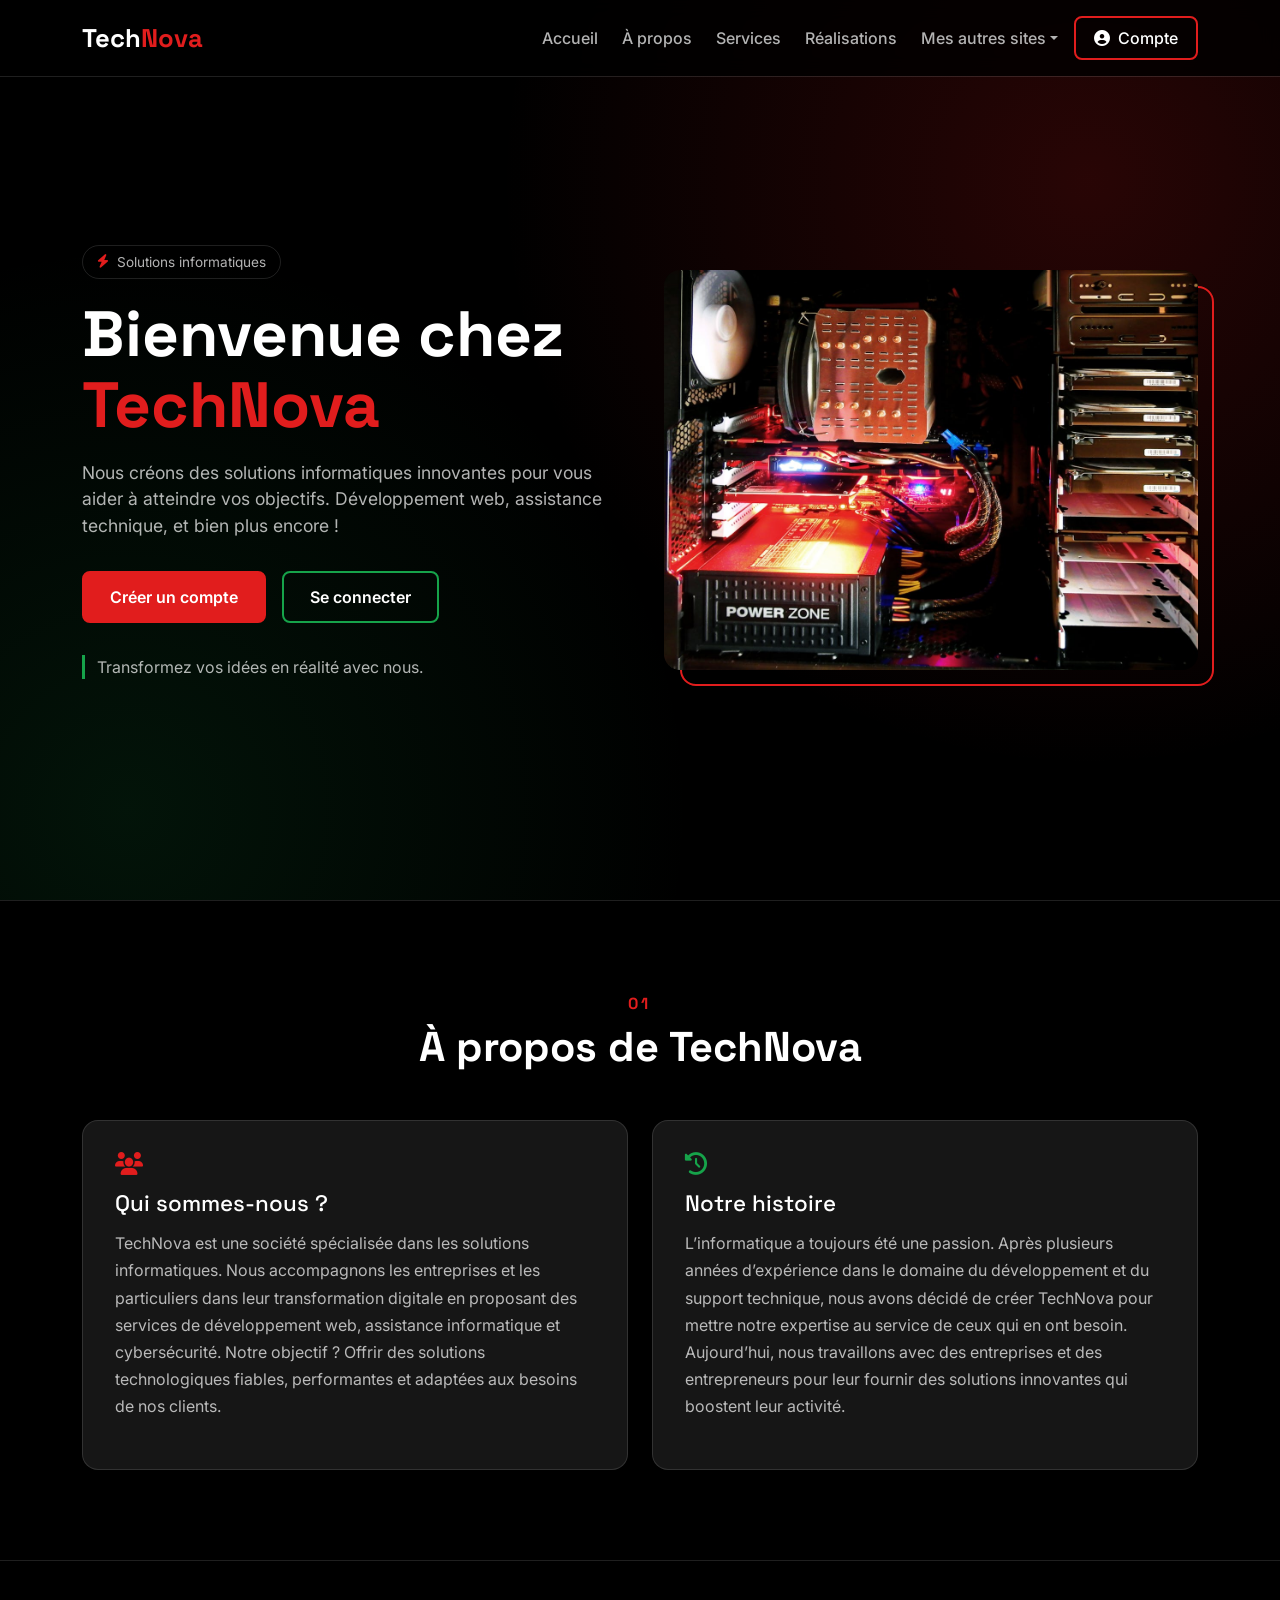
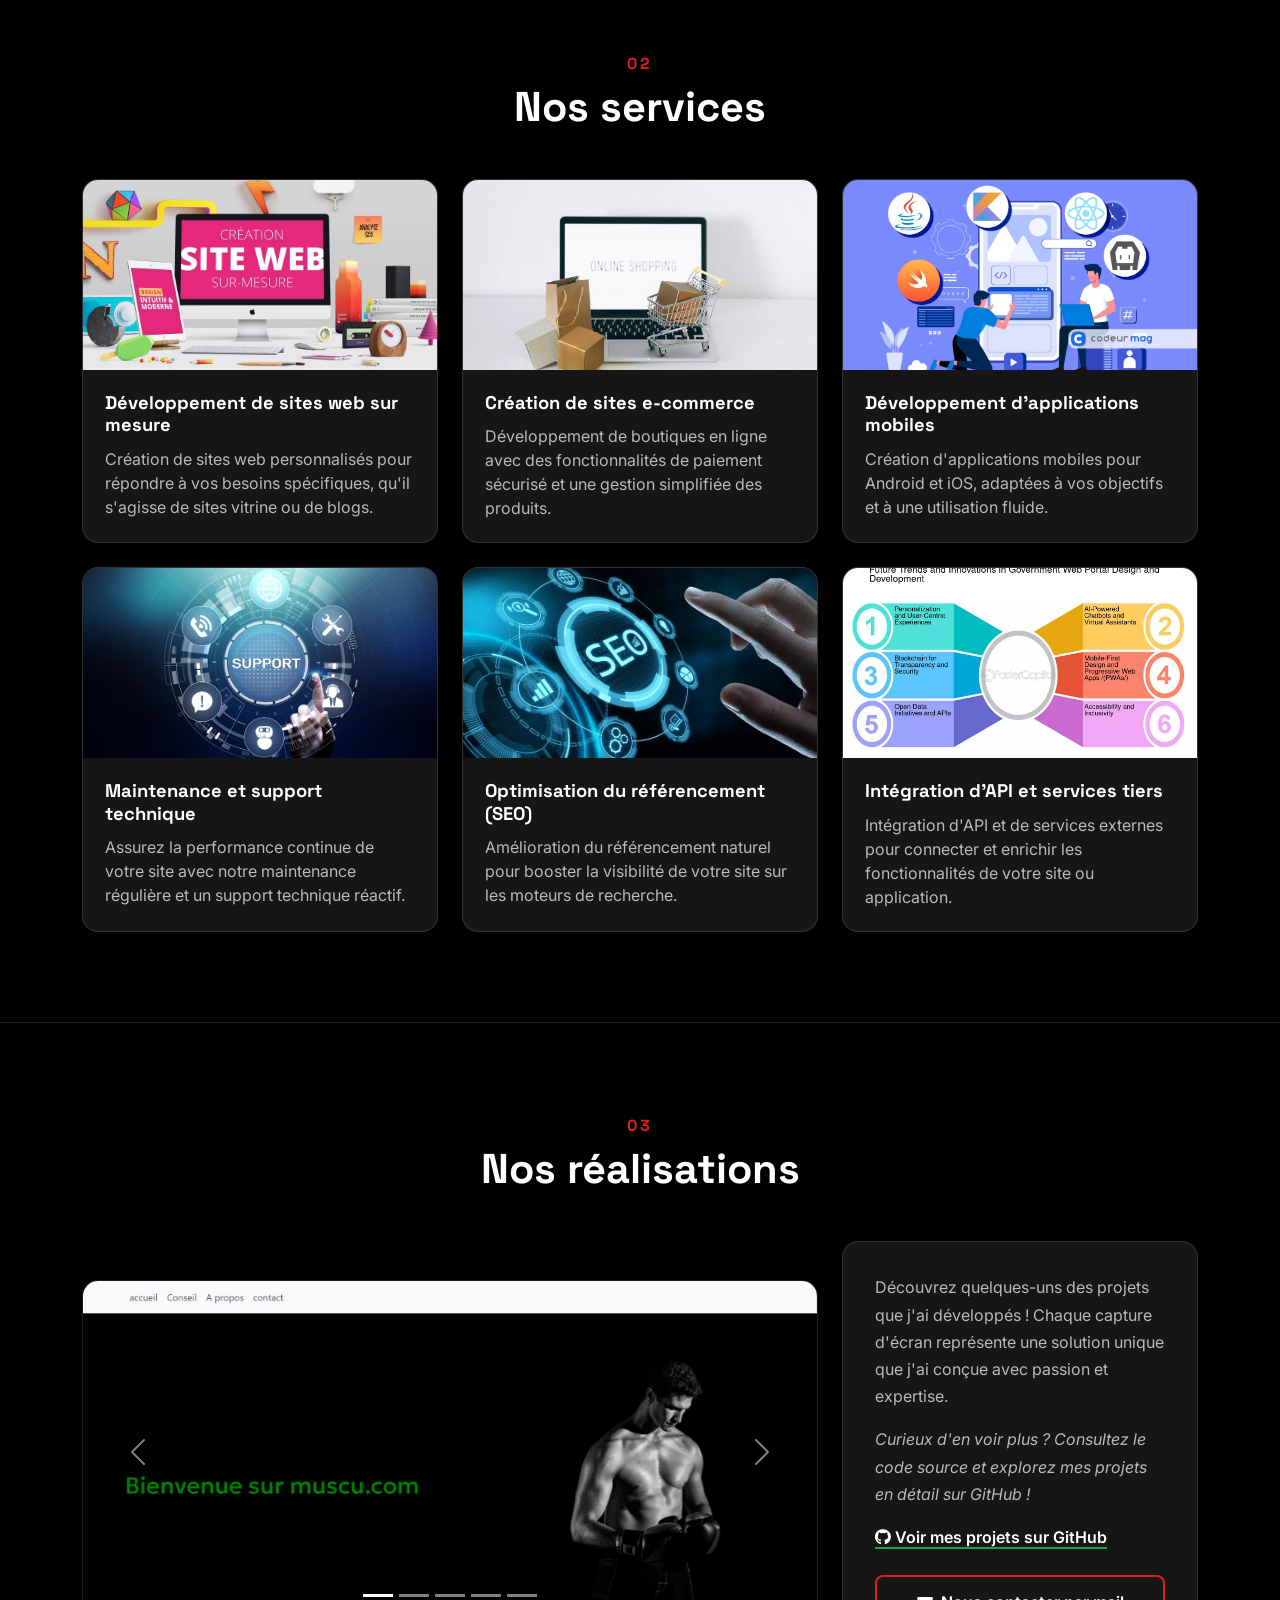
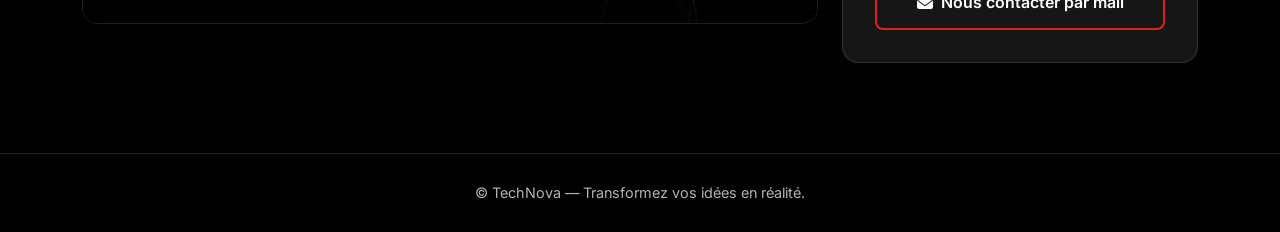
<file: index.html>
<!DOCTYPE html>
<html lang="fr">

<head>
    <meta charset="UTF-8">
    <meta name="viewport" content="width=device-width, initial-scale=1.0">
    <title>TechNova — Solutions informatiques</title>
    <link rel="stylesheet" href="https://cdnjs.cloudflare.com/ajax/libs/font-awesome/6.7.2/css/all.min.css"
        integrity="sha512-Evv84Mr4kqVGRNSgIGL/F/aIDqQb7xQ2vcrdIwxfjThSH8CSR7PBEakCr51Ck+w+/U6swU2Im1vVX0SVk9ABhg=="
        crossorigin="anonymous" referrerpolicy="no-referrer" />
    <link href="https://cdn.jsdelivr.net/npm/bootstrap@5.3.3/dist/css/bootstrap.min.css" rel="stylesheet"
        integrity="sha384-QWTKZyjpPEjISv5WaRU9OFeRpok6YctnYmDr5pNlyT2bRjXh0JMhjY6hW+ALEwIH" crossorigin="anonymous" />
    <link rel="preconnect" href="https://fonts.googleapis.com">
    <link rel="preconnect" href="https://fonts.gstatic.com" crossorigin>
    <link href="https://fonts.googleapis.com/css2?family=Inter:wght@400;500;600&family=Space+Grotesk:wght@500;700&display=swap" rel="stylesheet">
    <link rel="stylesheet" href="style.css">
</head>

<body>
    <!-- le st-navbar désigne le style sur la barre de navigation -->
    <nav class="st-navbar navbar navbar-expand-lg navbar-dark fixed-top">
        <div class="container">
            <!-- st-navbar-a style du lien du titre de l'entreprise -->
            <a class="st-navbar-a navbar-brand" href="#accueil">Tech<span>Nova</span></a>
            <button class="navbar-toggler" type="button" data-bs-toggle="offcanvas"
                data-bs-target="#offcanvasDarkNavbar" aria-controls="offcanvasDarkNavbar"
                aria-label="Ouvrir le menu">
                <span class="navbar-toggler-icon"></span>
            </button>
            <div class="offcanvas offcanvas-end text-bg-dark" tabindex="-1" id="offcanvasDarkNavbar"
                aria-labelledby="offcanvasDarkNavbarLabel">
                <div class="offcanvas-header">
                    <h5 class="offcanvas-title st-navbar-a" id="offcanvasDarkNavbarLabel">Tech<span>Nova</span></h5>
                    <button type="button" class="btn-close btn-close-white" data-bs-dismiss="offcanvas"
                        aria-label="Fermer"></button>
                </div>
                <div class="offcanvas-body">
                    <ul class="navbar-nav justify-content-end align-items-lg-center flex-grow-1 gap-lg-2">
                        <li class="nav-item"><a class="nav-link" href="#accueil">Accueil</a></li>
                        <li class="nav-item"><a class="nav-link" href="#propos">À propos</a></li>
                        <li class="nav-item"><a class="nav-link" href="#services">Services</a></li>
                        <li class="nav-item"><a class="nav-link" href="#realisations">Réalisations</a></li>
                        <li class="nav-item dropdown">
                            <a class="nav-link dropdown-toggle" href="#" role="button" data-bs-toggle="dropdown"
                                aria-expanded="false">Mes autres sites</a>
                            <ul class="dropdown-menu dropdown-menu-dark dropdown-menu-end">
                                <li><a class="dropdown-item" href="https://aboubakar2007.github.io/site-levage/">Site sur l'élevage</a></li>
                                <li><a class="dropdown-item" href="https://aboubakar2007.github.io/site-agriculture/">Site sur l'agriculture</a></li>
                                <li><hr class="dropdown-divider"></li>
                                <li><a class="dropdown-item" href="https://aboubakar2007.github.io/site-vente-d-article/">Site de vente d'articles</a></li>
                            </ul>
                        </li>
                        <li class="nav-item mt-3 mt-lg-0">
                            <a class="st-compte" href="form.html"><i class="fa-solid fa-circle-user"></i> Compte</a>
                        </li>
                    </ul>
                </div>
            </div>
        </div>
    </nav>

    <main>
        <!-- accueil -->
        <section id="accueil" class="home">
            <div class="container">
                <div class="row align-items-center g-4 g-lg-5">
                    <div class="col-lg-6 order-2 order-lg-1">
                        <span class="st-badge"><i class="fa-solid fa-bolt"></i> Solutions informatiques</span>
                        <h1 class="st-home-h1">Bienvenue chez <span>TechNova</span></h1>
                        <p class="st-home-p">Nous créons des solutions informatiques innovantes pour vous aider à
                            atteindre vos objectifs. Développement web, assistance technique, et bien plus encore !</p>
                        <div class="d-flex flex-wrap gap-3">
                            <a href="form.html" class="st-bouton1">Créer un compte</a>
                            <a href="form.html" class="st-bouton2">Se connecter</a>
                        </div>
                        <p class="st-txt">Transformez vos idées en réalité avec nous.</p>
                    </div>
                    <div class="col-lg-6 order-1 order-lg-2">
                        <div class="st-home-img">
                            <img src="./images/home/pexels-pixabay-159235.jpg" alt="Intérieur d'un ordinateur">
                        </div>
                    </div>
                </div>
            </div>
        </section>

        <!-- à propos -->
        <section id="propos" class="section">
            <div class="container">
                <div class="section-titre">
                    <span>01</span>
                    <h2>À propos de TechNova</h2>
                </div>
                <div class="row g-4">
                    <div class="col-md-6">
                        <div class="st-bloc">
                            <i class="fa-solid fa-users st-bloc-icone"></i>
                            <h3>Qui sommes-nous ?</h3>
                            <p>TechNova est une société spécialisée dans les solutions informatiques. Nous
                                accompagnons les entreprises et les particuliers dans leur transformation digitale en
                                proposant des services de développement web, assistance informatique et cybersécurité.
                                Notre objectif ? Offrir des solutions technologiques fiables, performantes et adaptées
                                aux besoins de nos clients.</p>
                        </div>
                    </div>
                    <div class="col-md-6">
                        <div class="st-bloc">
                            <i class="fa-solid fa-clock-rotate-left st-bloc-icone vert"></i>
                            <h3>Notre histoire</h3>
                            <p>L’informatique a toujours été une passion. Après plusieurs années d’expérience dans le
                                domaine du développement et du support technique, nous avons décidé de créer TechNova
                                pour mettre notre expertise au service de ceux qui en ont besoin. Aujourd’hui, nous
                                travaillons avec des entreprises et des entrepreneurs pour leur fournir des solutions
                                innovantes qui boostent leur activité.</p>
                        </div>
                    </div>
                </div>
            </div>
        </section>

        <!-- services -->
        <section id="services" class="section">
            <div class="container">
                <div class="section-titre">
                    <span>02</span>
                    <h2>Nos services</h2>
                </div>
                <div class="row g-4">
                    <div class="col-sm-6 col-lg-4">
                        <article class="st-card">
                            <img src="./images/service/940-site.webp" alt="Développement de sites web">
                            <div class="st-card-body">
                                <h3>Développement de sites web sur mesure</h3>
                                <p>Création de sites web personnalisés pour répondre à vos besoins spécifiques, qu'il
                                    s'agisse de sites vitrine ou de blogs.</p>
                            </div>
                        </article>
                    </div>
                    <div class="col-sm-6 col-lg-4">
                        <article class="st-card">
                            <img src="./images/service/pexels-n-voitkevich-6214474.jpg" alt="Sites e-commerce">
                            <div class="st-card-body">
                                <h3>Création de sites e-commerce</h3>
                                <p>Développement de boutiques en ligne avec des fonctionnalités de paiement sécurisé
                                    et une gestion simplifiée des produits.</p>
                            </div>
                        </article>
                    </div>
                    <div class="col-sm-6 col-lg-4">
                        <article class="st-card">
                            <img src="./images/service/developpement-mobile.jpg" alt="Applications mobiles">
                            <div class="st-card-body">
                                <h3>Développement d'applications mobiles</h3>
                                <p>Création d'applications mobiles pour Android et iOS, adaptées à vos objectifs et à
                                    une utilisation fluide.</p>
                            </div>
                        </article>
                    </div>
                    <div class="col-sm-6 col-lg-4">
                        <article class="st-card">
                            <img src="./images/service/Support.jpg" alt="Support technique">
                            <div class="st-card-body">
                                <h3>Maintenance et support technique</h3>
                                <p>Assurez la performance continue de votre site avec notre maintenance régulière et
                                    un support technique réactif.</p>
                            </div>
                        </article>
                    </div>
                    <div class="col-sm-6 col-lg-4">
                        <article class="st-card">
                            <img src="./images/service/optimisation-referencement.webp" alt="Référencement SEO">
                            <div class="st-card-body">
                                <h3>Optimisation du référencement (SEO)</h3>
                                <p>Amélioration du référencement naturel pour booster la visibilité de votre site sur
                                    les moteurs de recherche.</p>
                            </div>
                        </article>
                    </div>
                    <div class="col-sm-6 col-lg-4">
                        <article class="st-card">
                            <img src="./images/service/conception.webp.webp" alt="Intégration d'API">
                            <div class="st-card-body">
                                <h3>Intégration d'API et services tiers</h3>
                                <p>Intégration d'API et de services externes pour connecter et enrichir les
                                    fonctionnalités de votre site ou application.</p>
                            </div>
                        </article>
                    </div>
                </div>
            </div>
        </section>

        <!-- réalisations -->
        <section id="realisations" class="section">
            <div class="container">
                <div class="section-titre">
                    <span>03</span>
                    <h2>Nos réalisations</h2>
                </div>
                <div class="row g-4 align-items-center">
                    <div class="col-lg-8">
                        <div id="carouselRealisations" class="carousel slide st-carousel">
                            <div class="carousel-indicators">
                                <button type="button" data-bs-target="#carouselRealisations" data-bs-slide-to="0"
                                    class="active" aria-current="true" aria-label="Projet 1"></button>
                                <button type="button" data-bs-target="#carouselRealisations" data-bs-slide-to="1"
                                    aria-label="Projet 2"></button>
                                <button type="button" data-bs-target="#carouselRealisations" data-bs-slide-to="2"
                                    aria-label="Projet 3"></button>
                                <button type="button" data-bs-target="#carouselRealisations" data-bs-slide-to="3"
                                    aria-label="Projet 4"></button>
                                <button type="button" data-bs-target="#carouselRealisations" data-bs-slide-to="4"
                                    aria-label="Projet 5"></button>
                            </div>
                            <div class="carousel-inner">
                                <div class="carousel-item active">
                                    <img src="./images/réalisations/Capture d’écran 2025-03-30 150118.png"
                                        class="d-block w-100" alt="Capture d'un projet réalisé">
                                </div>
                                <div class="carousel-item">
                                    <img src="./images/réalisations/Capture d’écran 2025-03-30 150232.png"
                                        class="d-block w-100" alt="Capture d'un projet réalisé">
                                </div>
                                <div class="carousel-item">
                                    <img src="./images/réalisations/Capture d’écran 2025-03-30 150316.png"
                                        class="d-block w-100" alt="Capture d'un projet réalisé">
                                </div>
                                <div class="carousel-item">
                                    <img src="./images/réalisations/Capture d’écran 2025-03-30 150400.png"
                                        class="d-block w-100" alt="Capture d'un projet réalisé">
                                </div>
                                <div class="carousel-item">
                                    <img src="./images/réalisations/Capture d’écran 2025-03-30 150430.png"
                                        class="d-block w-100" alt="Capture d'un projet réalisé">
                                </div>
                            </div>
                            <button class="carousel-control-prev" type="button" data-bs-target="#carouselRealisations"
                                data-bs-slide="prev">
                                <span class="carousel-control-prev-icon" aria-hidden="true"></span>
                                <span class="visually-hidden">Précédent</span>
                            </button>
                            <button class="carousel-control-next" type="button" data-bs-target="#carouselRealisations"
                                data-bs-slide="next">
                                <span class="carousel-control-next-icon" aria-hidden="true"></span>
                                <span class="visually-hidden">Suivant</span>
                            </button>
                        </div>
                    </div>
                    <div class="col-lg-4">
                        <div class="st-bloc">
                            <p>Découvrez quelques-uns des projets que j'ai développés ! Chaque capture d'écran
                                représente une solution unique que j'ai conçue avec passion et expertise.</p>
                            <p class="fst-italic">Curieux d'en voir plus ? Consultez le code source et explorez mes
                                projets en détail sur GitHub !</p>
                            <a class="st-lien" href="https://github.com/aboubakar2007"><i class="fa-brands fa-github"></i>
                                Voir mes projets sur GitHub</a>
                            <button type="button" class="mm-btn mt-4" id="liveToastBtn">
                                <i class="fa-solid fa-envelope"></i> Nous contacter par mail</button>
                        </div>
                    </div>
                </div>
            </div>

            <div class="toast-container position-fixed bottom-0 end-0 p-3">
                <div id="liveToast" class="toast" role="alert" aria-live="assertive" aria-atomic="true">
                    <div class="toast-header">
                        <strong class="me-auto">TechNova</strong>
                        <small>à l'instant</small>
                        <button type="button" class="btn-close" data-bs-dismiss="toast" aria-label="Fermer"></button>
                    </div>
                    <div class="toast-body">
                        <a href="mailto:aboubakarnoursery@gmail.com">aboubakarnoursery@gmail.com</a>
                    </div>
                </div>
            </div>
        </section>
    </main>

    <footer class="st-footer">
        <div class="container">
            <p>© TechNova — Transformez vos idées en réalité.</p>
        </div>
    </footer>

    <script src="https://cdn.jsdelivr.net/npm/bootstrap@5.3.3/dist/js/bootstrap.bundle.min.js"
        integrity="sha384-YvpcrYf0tY3lHB60NNkmXc5s9fDVZLESaAA55NDzOxhy9GkcIdslK1eN7N6jIeHz" crossorigin="anonymous">
    </script>
    <script src="script.js"></script>
</body>

</html>
</file>
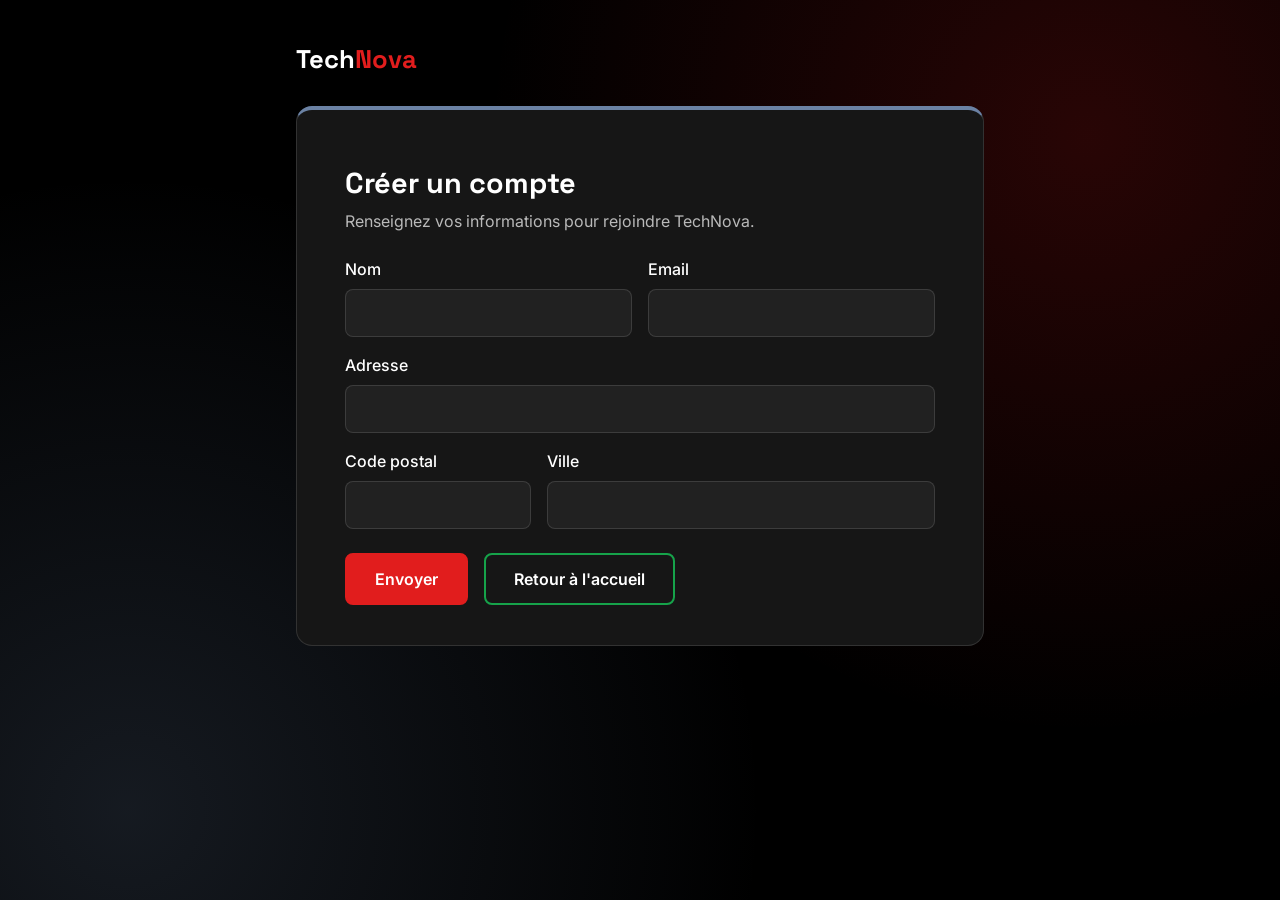
<file: form.html>
<!DOCTYPE html>
<html lang="fr">

<head>
    <meta charset="UTF-8" />
    <meta name="viewport" content="width=device-width, initial-scale=1.0" />
    <title>TechNova — Mon compte</title>
    <link href="https://cdn.jsdelivr.net/npm/bootstrap@5.3.3/dist/css/bootstrap.min.css" rel="stylesheet"
        integrity="sha384-QWTKZyjpPEjISv5WaRU9OFeRpok6YctnYmDr5pNlyT2bRjXh0JMhjY6hW+ALEwIH" crossorigin="anonymous" />
    <link rel="preconnect" href="https://fonts.googleapis.com">
    <link rel="preconnect" href="https://fonts.gstatic.com" crossorigin>
    <link href="https://fonts.googleapis.com/css2?family=Inter:wght@400;500;600&family=Space+Grotesk:wght@500;700&display=swap" rel="stylesheet">
    <link rel="stylesheet" href="form.css">
</head>

<body>
    <main class="form-page">
        <a class="form-logo" href="index.html">Tech<span>Nova</span></a>

        <form action="" class="form-carte row g-3">
            <div class="col-12">
                <h1>Créer un compte</h1>
                <p class="form-sous-titre">Renseignez vos informations pour rejoindre TechNova.</p>
            </div>
            <div class="col-md-6">
                <label class="form-label" for="name">Nom</label>
                <input class="form-control" type="text" name="name" id="name" autocomplete="name">
            </div>
            <div class="col-md-6">
                <label class="form-label" for="email">Email</label>
                <input class="form-control" type="email" name="email" id="email" autocomplete="email">
            </div>
            <div class="col-12">
                <label class="form-label" for="adresse">Adresse</label>
                <input class="form-control" type="text" name="adresse" id="adresse" autocomplete="street-address">
            </div>
            <div class="col-md-4">
                <label class="form-label" for="cp">Code postal</label>
                <input class="form-control" type="text" name="cp" id="cp" autocomplete="postal-code">
            </div>
            <div class="col-md-8">
                <label class="form-label" for="ville">Ville</label>
                <input class="form-control" type="text" name="ville" id="ville" autocomplete="address-level2">
            </div>
            <div class="col-12 d-flex flex-wrap gap-3 mt-4">
                <button class="form-bouton" type="submit">Envoyer</button>
                <a class="form-retour" href="index.html">Retour à l'accueil</a>
            </div>
        </form>
    </main>
</body>

</html>
</file>
<file: style.css>
:root {
  --noir: #000000;
  --noir-2: #0d0d0d;
  --noir-3: #161616;
  --bordure: rgba(255, 255, 255, 0.12);
  --blanc: #ffffff;
  --gris: rgba(255, 255, 255, 0.7);
  --rouge: #e11d1d;
  --vert: #16a34a;
}

html {
  scroll-behavior: smooth;
  scroll-padding-top: 80px;
}
body {
  background-color: var(--noir);
  color: var(--blanc);
  font-family: "Inter", system-ui, sans-serif;
  overflow-x: hidden;
}
h1, h2, h3, .st-navbar-a {
  font-family: "Space Grotesk", "Franklin Gothic Medium", Arial, sans-serif;
}

/* navigation */
.st-navbar {
  padding: 14px 0;
  border-bottom: 1px solid var(--bordure);
}
/* le flou est sur un pseudo-élément : sur la barre elle-même il enfermerait le menu mobile */
.st-navbar::before {
  content: "";
  position: absolute;
  inset: 0;
  z-index: -1;
  background: rgba(0, 0, 0, 0.8);
  backdrop-filter: blur(10px);
}
.st-navbar-a {
  font-size: 1.6rem;
  font-weight: 700;
  color: var(--blanc);
}
.st-navbar-a span {
  color: var(--rouge);
}
.st-navbar-a:hover {
  color: var(--blanc);
}
.st-navbar .nav-link {
  color: var(--gris);
  font-weight: 500;
  position: relative;
}
.st-navbar .nav-link:hover,
.st-navbar .nav-link:focus {
  color: var(--blanc);
}
.st-compte {
  display: inline-flex;
  align-items: center;
  gap: 8px;
  padding: 8px 18px;
  border: 2px solid var(--rouge);
  border-radius: 8px;
  color: var(--blanc);
  text-decoration: none;
  font-weight: 500;
  transition: background 0.3s;
}
.st-compte:hover {
  background: var(--rouge);
  color: var(--blanc);
}
.offcanvas {
  background: var(--noir-2) !important;
}

/* accueil */
.home {
  min-height: 100vh;
  display: flex;
  align-items: center;
  padding: 120px 0 80px;
  background:
    radial-gradient(circle at 85% 20%, rgba(225, 29, 29, 0.18), transparent 45%),
    radial-gradient(circle at 10% 90%, rgba(22, 163, 74, 0.12), transparent 40%),
    var(--noir);
}
.st-badge {
  display: inline-flex;
  align-items: center;
  gap: 8px;
  padding: 6px 14px;
  border: 1px solid var(--bordure);
  border-radius: 99px;
  font-size: 0.85rem;
  color: var(--gris);
}
.st-badge i {
  color: var(--rouge);
}
.st-home-h1 {
  font-size: clamp(2.4rem, 6vw, 4rem);
  font-weight: 700;
  line-height: 1.1;
  margin: 20px 0;
}
.st-home-h1 span {
  color: var(--rouge);
}
.st-home-p {
  font-size: 1.1rem;
  color: var(--gris);
  max-width: 520px;
  margin-bottom: 32px;
}
.st-bouton1,
.st-bouton2,
.mm-btn {
  display: inline-flex;
  align-items: center;
  justify-content: center;
  gap: 8px;
  padding: 12px 26px;
  border-radius: 8px;
  font-weight: 600;
  text-decoration: none;
  color: var(--blanc);
  transition: background-color 0.3s, transform 0.2s;
}
.st-bouton1 {
  background-color: var(--rouge);
  border: 2px solid var(--rouge);
}
.st-bouton1:hover {
  background-color: transparent;
  color: var(--blanc);
  transform: translateY(-2px);
}
.st-bouton2 {
  border: 2px solid var(--vert);
}
.st-bouton2:hover {
  background-color: var(--vert);
  color: var(--blanc);
  transform: translateY(-2px);
}
.st-txt {
  margin-top: 32px;
  color: var(--gris);
  border-left: 3px solid var(--vert);
  padding-left: 12px;
}
.st-home-img {
  position: relative;
}
.st-home-img::before {
  content: "";
  position: absolute;
  inset: 16px -16px -16px 16px;
  border: 2px solid var(--rouge);
  border-radius: 16px;
}
.st-home-img img {
  position: relative;
  width: 100%;
  aspect-ratio: 4 / 3;
  object-fit: cover;
  border-radius: 16px;
}

/* sections */
.section {
  padding: 90px 0;
  border-top: 1px solid var(--bordure);
}
.section-titre {
  text-align: center;
  margin-bottom: 48px;
}
.section-titre span {
  font-family: "Space Grotesk", sans-serif;
  color: var(--rouge);
  font-weight: 700;
  letter-spacing: 0.2em;
}
.section-titre h2 {
  font-size: clamp(1.8rem, 4vw, 2.6rem);
  font-weight: 700;
  margin-top: 6px;
}

.st-bloc {
  height: 100%;
  padding: 32px;
  background: var(--noir-3);
  border: 1px solid var(--bordure);
  border-radius: 16px;
  color: var(--gris);
  line-height: 1.7;
}
.st-bloc h3 {
  color: var(--blanc);
  font-size: 1.4rem;
  margin-bottom: 12px;
}
.st-bloc-icone {
  font-size: 1.4rem;
  color: var(--rouge);
  margin-bottom: 16px;
}
.st-bloc-icone.vert {
  color: var(--vert);
}

/* services */
.st-card {
  height: 100%;
  overflow: hidden;
  background: var(--noir-3);
  border: 1px solid var(--bordure);
  border-radius: 16px;
  transition: transform 0.3s, border-color 0.3s;
}
.st-card:hover {
  transform: translateY(-6px);
  border-color: var(--rouge);
}
.st-card img {
  width: 100%;
  height: 190px;
  object-fit: cover;
}
.st-card-body {
  padding: 22px;
}
.st-card-body h3 {
  font-size: 1.15rem;
  font-weight: 700;
  margin-bottom: 10px;
}
.st-card-body p {
  color: var(--gris);
  margin: 0;
}

/* réalisations */
.st-carousel {
  overflow: hidden;
  border: 1px solid var(--bordure);
  border-radius: 16px;
}
.st-lien {
  color: var(--blanc);
  font-weight: 600;
  text-decoration: none;
  border-bottom: 2px solid var(--vert);
}
.st-lien:hover {
  color: var(--vert);
}
.mm-btn {
  width: 100%;
  background: transparent;
  border: 2px solid var(--rouge);
}
.mm-btn:hover {
  background-color: var(--rouge);
}

.st-footer {
  padding: 28px 0;
  border-top: 1px solid var(--bordure);
  text-align: center;
  color: var(--gris);
  font-size: 0.9rem;
}
.st-footer p {
  margin: 0;
}

@media (max-width: 991px) {
  .home {
    min-height: auto;
    padding: 110px 0 60px;
  }
  .st-home-img::before {
    inset: 10px -10px -10px 10px;
  }
  .section {
    padding: 64px 0;
  }
}
@media (max-width: 575px) {
  .st-bouton1,
  .st-bouton2 {
    flex: 1;
  }
  .st-bloc {
    padding: 24px;
  }
  .section-titre {
    margin-bottom: 32px;
  }
}
</file>
<file: form.css>
:root {
  --noir: #000000;
  --noir-3: #161616;
  --bordure: rgba(255, 255, 255, 0.12);
  --blanc: #ffffff;
  --gris: rgba(255, 255, 255, 0.7);
  --rouge: #e11d1d;
  --vert: #16a34a;
  --bleu: rgb(107, 130, 164);
}

body {
  min-height: 100vh;
  background:
    radial-gradient(circle at 85% 15%, rgba(225, 29, 29, 0.18), transparent 45%),
    radial-gradient(circle at 10% 90%, rgba(107, 130, 164, 0.2), transparent 45%),
    var(--noir);
  color: var(--blanc);
  font-family: "Inter", system-ui, sans-serif;
}
.form-page {
  max-width: 720px;
  margin: 0 auto;
  padding: 40px 16px;
}
.form-logo {
  display: inline-block;
  margin-bottom: 28px;
  font-family: "Space Grotesk", Arial, sans-serif;
  font-size: 1.6rem;
  font-weight: 700;
  color: var(--blanc);
  text-decoration: none;
}
.form-logo span {
  color: var(--rouge);
}
.form-carte {
  margin: 0;
  padding: 32px 20px;
  background: var(--noir-3);
  border: 1px solid var(--bordure);
  border-top: 4px solid var(--bleu);
  border-radius: 16px;
}
.form-carte h1 {
  font-family: "Space Grotesk", Arial, sans-serif;
  font-size: 1.8rem;
  font-weight: 700;
}
.form-sous-titre {
  color: var(--gris);
  margin-bottom: 8px;
}
label {
  color: var(--blanc);
  font-weight: 500;
}
.form-control {
  background: rgba(255, 255, 255, 0.05);
  border: 1px solid var(--bordure);
  color: var(--blanc);
  padding: 11px 14px;
  border-radius: 8px;
}
.form-control:focus {
  background: rgba(255, 255, 255, 0.08);
  border-color: var(--bleu);
  color: var(--blanc);
  box-shadow: 0 0 0 3px rgba(107, 130, 164, 0.35);
}
.form-bouton,
.form-retour {
  padding: 12px 28px;
  border-radius: 8px;
  font-weight: 600;
  text-decoration: none;
  text-align: center;
  transition: background 0.3s;
}
.form-bouton {
  background: var(--rouge);
  border: 2px solid var(--rouge);
  color: var(--blanc);
}
.form-bouton:hover {
  background: transparent;
}
.form-retour {
  border: 2px solid var(--vert);
  color: var(--blanc);
}
.form-retour:hover {
  background: var(--vert);
  color: var(--blanc);
}

@media (min-width: 576px) {
  .form-carte {
    padding: 40px;
  }
}
@media (max-width: 575px) {
  .form-bouton,
  .form-retour {
    flex: 1;
  }
}
</file>
